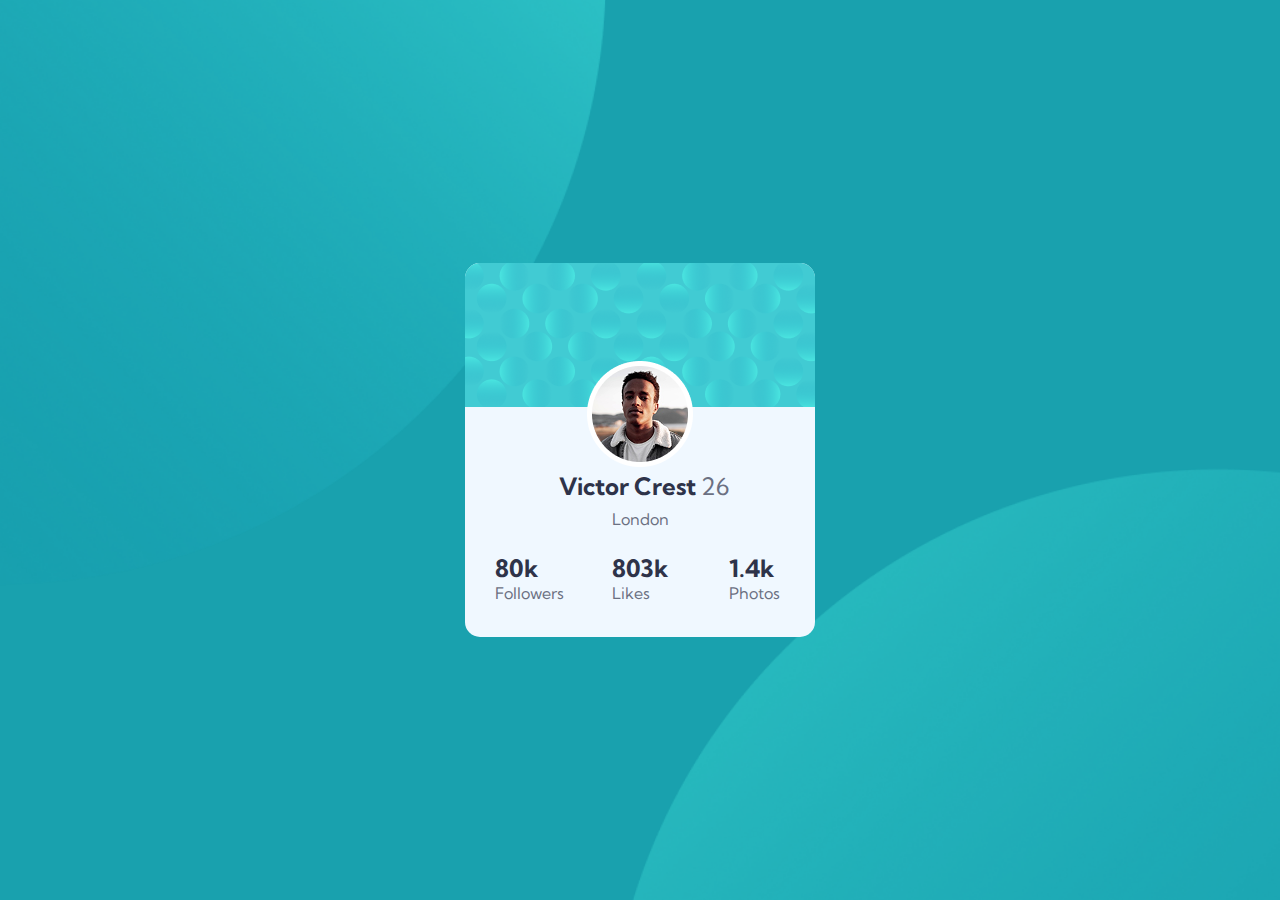
<file: index.html>
<!DOCTYPE html>
<html lang="en">
<head>
    <meta charset="UTF-8">
    <meta name="viewport" content="width=device-width, initial-scale=1.0">
    <link rel="stylesheet" href="style.css">
    <link rel="preconnect" href="https://fonts.googleapis.com">
    <link rel="preconnect" href="https://fonts.gstatic.com" crossorigin>
    <link href="https://fonts.googleapis.com/css2?family=Kumbh+Sans:wght,YOPQ@100..900,300&display=swap" rel="stylesheet">
    <title>Document</title>
</head>
<body>
    <main class="main1">
        <section>
            <div class="container">
                <img class="box-photo" src="./photo/Oval.png" alt="box-photo">
                <div class="profile-photo">
                    <img src="./photo/Oval (1).png" alt="profile-photo">
                </div>
                <div class="profile-info">
                    <h2 class="name">Victor Crest <span class="number">26</span></h2>
                    <p class="city">London</p>
                </div>
                <div class="stats">
                    <div class="stats-item">
                        <h2>80k</h2>
                        <p>Followers</p>
                    </div>
                    <div class="stats-item">
                        <h2>803k</h2>
                        <p>Likes</p>
                    </div>
                    <div class="stats-item">
                        <h2>1.4k</h2>
                        <p>Photos</p>
                    </div>
                </div>
            </div>
        </section>
    </main>
</body>
</html>
</file>
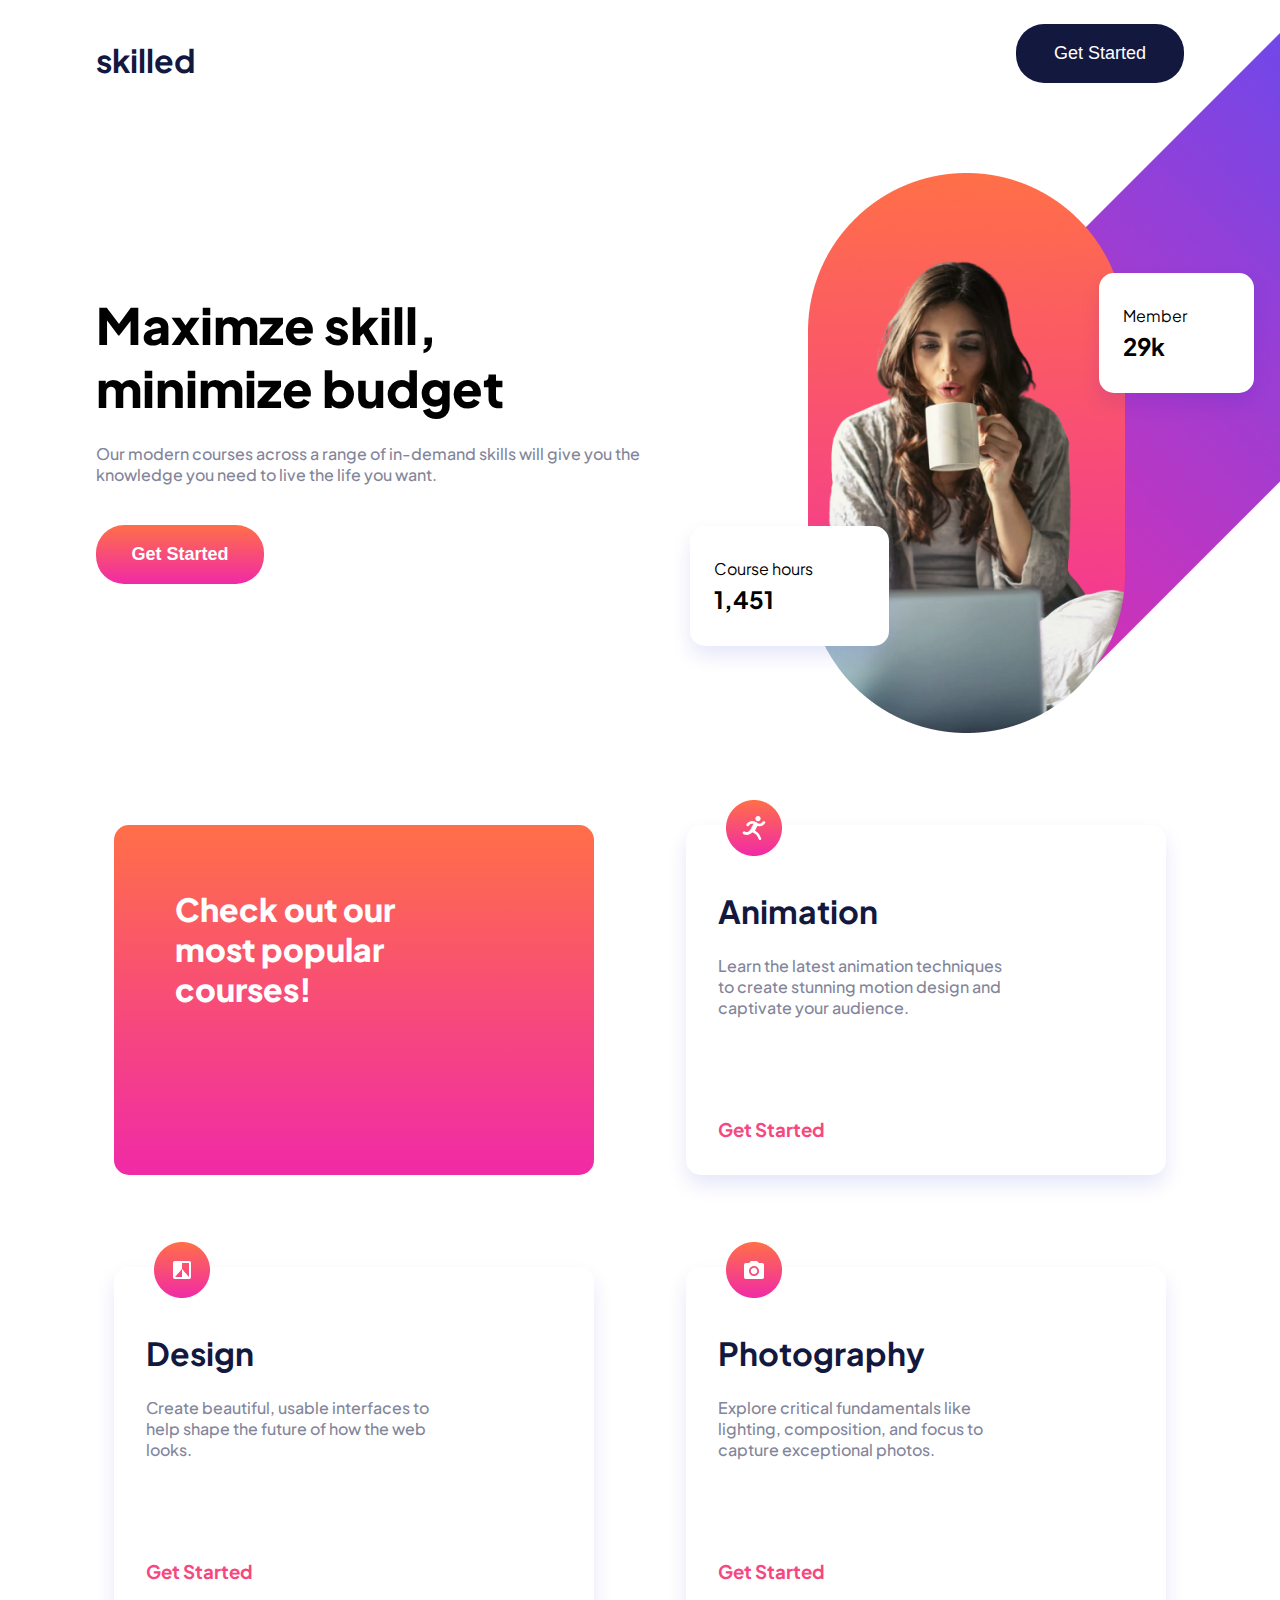
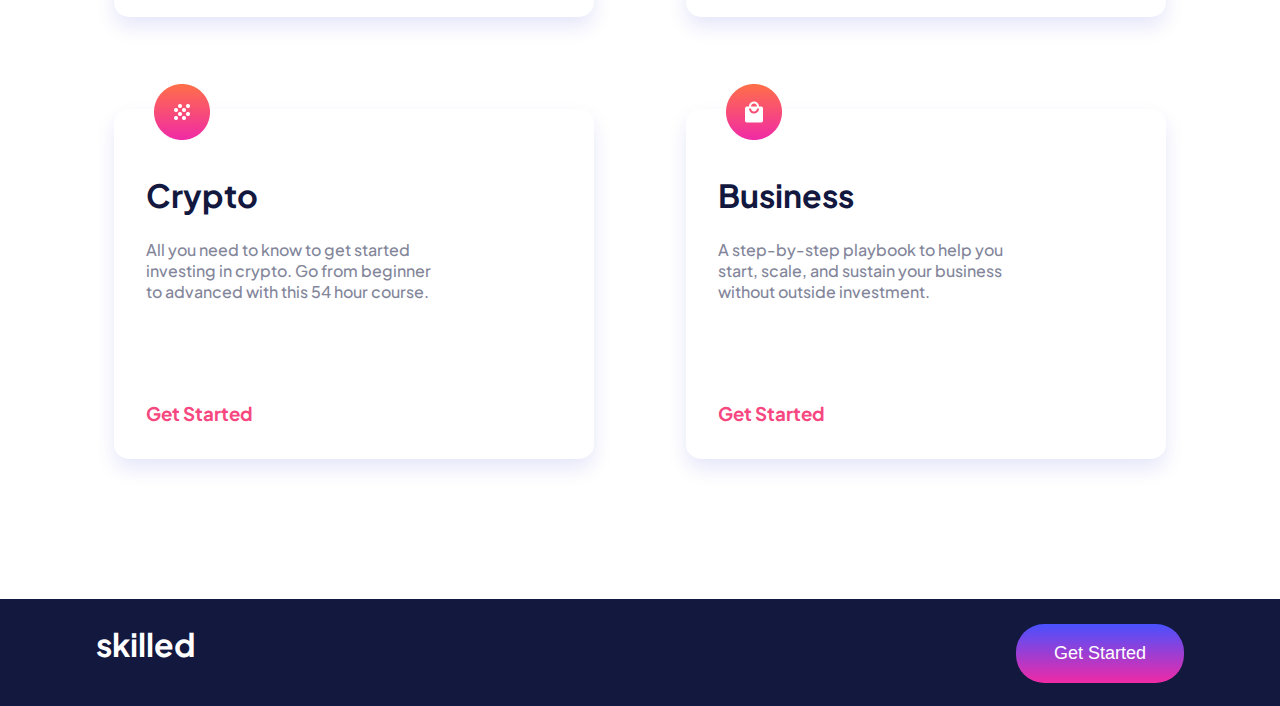
<file: Skilled cv/index.html>
<!DOCTYPE html>
<html lang="en">
<head>
    <meta charset="UTF-8">
    <meta name="viewport" content="width=device-width, initial-scale=1.0">
    <link rel="preconnect" href="https://fonts.googleapis.com">
    <link rel="preconnect" href="https://fonts.gstatic.com" crossorigin>
    <link href="https://fonts.googleapis.com/css2?family=Kumbh+Sans:wght,YOPQ@100..900,300&family=Plus+Jakarta+Sans:ital,wght@0,200..800;1,200..800&display=swap" rel="stylesheet">
    <link rel="stylesheet" href="style.css">
    <title>Skilled CV</title>
</head>
<body>
    <header>
        <nav class="container">
            <div class="header-span">
                <h1 class="headclick-1">skilled</h1>
                <button class="headclick-2">Get Started</button>
            </div>
        </nav>
    </header>
    <main>
        <section>
            <div class="container">
                <div class="main-text">
                    <div class="title">
                        <h1 class="title-1">Maximze skill,<br>minimize budget<br></h1>
                        <p class="main-title">Our modern courses across a range of in-demand skills will 
                        give you the knowledge you need to live the life you want.
                        </p>
                        <button class="headclick-3"><p class="click-size">Get Started<p></button>
                    </div>

                    <div class="photo-wrapper">
                        <img class="head-photo" src="./Photo/image-removebg-preview(509).png" alt="head photo">
                        <div class="course-card">
                            <p>Course hours</p>
                            <h2>1,451</h2>
                        </div>
                        <div class="course-card1">
                            <p>Member</p>
                            <h2>29k</h2>
                        </div>
                        <div>
                            <img class="rectangle" src="./Photo/Rectangle.png" alt="Rectangle">
                        </div>
                    </div>
                </div>
            </div>
        </section>

        <section>
            <div class="container">
                <div class="list">
                    <div class="information-box">
                        <h1 class="first-title">Check out our most popular courses!</h1>
                    </div>
                    <div class="information-box1">
                        <img class="icon"  src="./Photo/Run.png" alt="icon">
                        <div class="boxtitle-size">
                            <h1 class="second-title">Animation</h1>
                            <p class="main-title">Learn the latest animation techniques to create stunning motion design and captivate your audience.</p>
                            <h3 class="clicker">Get Started</h3>
                        </div>
                    </div>
                    <div class="information-box1">
                        <img class="icon"  src="./Photo/box.png" alt="icon">
                        <div class="boxtitle-size">
                            <h1 class="second-title">Design</h1>
                            <p class="main-title">Create beautiful, usable interfaces to help shape the future of how the web looks.</p>
                            <h3 class="clicker">Get Started</h3>
                        </div>
                    </div>
                    <div class="information-box1">
                        <img class="icon"  src="./Photo/cam.png" alt="icon">
                        <div class="boxtitle-size">
                            <h1 class="second-title">Photography</h1>
                            <p class="main-title">Explore critical fundamentals like lighting, composition, and focus to capture exceptional photos.</p>
                            <h3 class="clicker">Get Started</h3>
                        </div>
                    </div>
                    <div class="information-box1">
                        <img class="icon"  src="./Photo/dot.png" alt="icon">
                        <div class="boxtitle-size">
                            <h1 class="second-title">Crypto</h1>
                            <p class="main-title">All you need to know to get started investing in crypto. Go from beginner to advanced with this 54 hour course.</p>
                            <h3 class="clicker">Get Started</h3>
                        </div>
                    </div>
                    <div class="information-box1">
                        <img class="icon"  src="./Photo/bag.png" alt="icon">
                        <div class="boxtitle-size">
                            <h1 class="second-title">Business</h1>
                            <p class="main-title">A step-by-step playbook to help you start, scale, and sustain your business without outside investment.</p>
                            <h3 class="clicker">Get Started</h3>
                        </div>
                    </div>
                </div>
            </div>
        </section>
    </main>

    <footer>
        <section class="footer-end">
            <div class="container">
                <div class="bottom-list">
                    <div class="footer-span">
                        <h1 class="headclick-4">skilled</h1>
                        <button class="headclick-5">Get Started</button>
                    </div>
                </div>
            </div>
        </section>
    </footer>

</body>
</html>
</file>
<file: style.css>
*{
    margin: 0;
    padding: 0;
    box-sizing: border-box;
}

main {
    background-color: #19A1AE;
    display: flex;
    justify-content: center;
    align-items: center;
    height: 100vh;
    font-family: "Kumbh Sans";
    background-image: url(./photo/Background.png);
    background-repeat: no-repeat;
    background-size: cover;
    background-position: center;
}

.container{
    width: 350px;
    height: 374px;
    background-color: aliceblue;
    border-radius: 15px;
}

.box-photo{
    width: 350px;
    height: 144px;
}

.profile-photo{
   text-align: center;
   margin-top: -50px;
}

.profile-info{
    text-align: center;

    span{
        display: inline-block;
    }
}

.name {
    width: 104px;
    height: 23px;
    display: inline;
    color: #2E3349;
}

.number{
    font-weight: 400;
    color: #6B7082;
    width: 21px;
    height: 23px;
}

.city{
    padding-top: 8px;
    color: #6B7082;
}

.stats{
    display: flex;
    justify-content: space-around;
    margin-top: 24px;
}

.stats-item {
    width: 56px;
    height: 44px;
    h2{
        color: #2E3349;
    }
    p{
        color: #6B7082;
    }
}
</file>
<file: Skilled cv/style.css>
*{
    margin: 0;
    padding: 0;
    box-sizing: border-box;
}

body {
    background-color: #FFFFFF;
    font-family: "Plus Jakarta Sans";
    overflow-x: hidden;
}



.header-span{
    display: flex;
    justify-content: space-between;
    align-items: center;
    margin-top: 24px;
}


.headclick-1{
    width: 111px;
    height: 28px;
    color: #13183F;
}
.headclick-2{
    border-radius: 28px;
    background-color: #13183F;
    color: #FFFFFF;
    width: 168px;
    height: 59px;
    border: none;
    cursor: pointer;
    font-size: 18px;
}



.container{
    width: 85%; 
    margin: 0 auto;       
    display: flex;
    flex-direction: column;
}

.main-text{
    padding-top: 90px;
    display: flex;
    justify-content: space-between;
}

.title{
    width: 544px;
    height: 339px;
    margin-top: 10px;
}

.title-1{
    font-weight: 800;
    font-size: 50px;
    margin-top: 110px;
}


.main-title{
    margin-top: 24px;
    margin-bottom: 40px;
    font-weight: 500;
    color: #83869A;
}

.headclick-3{
    width: 168px;
    height: 59px;
    border-radius: 28px;
    border: none;
    cursor: pointer;
    background: linear-gradient(#FF6F48,#F02AA6);
    color: white;
    font-weight: 700;
    font-size: 18px;
}


.head-photo{
    width: 317px;
    height: 560px;
    margin-left: 168px;
}

.photo-wrapper {
    width: 544px;
    height: 560px;
    position: relative;
}


.course-card{
    background-color: white;
    border-radius: 15px;
    width: 199px;
    height: 120px;
    display: flex;
    justify-content: center;
    flex-direction: column;
    align-items: flex-start;
    gap: 5px;
    padding-left: 24px;
    position: absolute;
    bottom: 87px;
    left: 50px;
    box-shadow: 0 10px 20px rgba(13, 16, 197, 0.1);
}

.course-card1{
    background-color: white;
    border-radius: 15px;
    width: 155px;
    height: 120px;
    display: flex;
    justify-content: center;
    flex-direction: column;
    align-items: flex-start;
    gap: 5px;
    padding-left: 24px;
    position: absolute;
    top: 100px;
    box-shadow: 0 10px 20px rgba(13, 16, 197, 0.1);
    right: -70px;
}

.rectangle{
    position: absolute;
    bottom: 2px;
    right: -160px;
    z-index:  -1;
}



.information-box{
    background: linear-gradient(#FF6F48,#F02AA6);
    width: 480px;
    height: 350px;
    border-radius: 15px;
    margin-top: 92px;
    display: flex;
    justify-content: center;
}

.information-box1{
    background-color: #FFFFFF;
    box-shadow: 0 10px 20px rgba(13, 16, 197, 0.1);
    width: 480px;
    height: 350px;
    border-radius: 15px;
    margin-top: 92px;
    display: flex;
    justify-content: center;
    flex-direction: column;
    position: relative;
}


.boxtitle-size{
    width: 288px;
    height: 218px;
    margin-left: 32px;
}

.list{
    display: flex;
    flex-wrap: wrap;
    column-gap: 56px;
    justify-content: space-around;
}

.first-title{
    color: white;
    font-weight: 800;
    width: 288px;
    height: 144px;
    margin-top: 64px;
    margin-right: 70px;
}

.second-title{
    color: #13183F;
}


.clicker{
    margin-top: 100px;
    color: #F74780;
}


.icon{
    width: 56px;
    height: 56px;
    position: absolute;
    top: -25px;
    left: 40px;
}


.footer-end{
    background-color: #13183F;
    margin-top: 140px;
}

.bottom-list{
    width: 100%;
    height: 107px;
    padding-top: 25px;
}


.footer-span{
    display: flex;
    justify-content: space-between;
}

.headclick-4{
    color: #FFFFFF;
}

.headclick-5{
    border-radius: 28px;
    background: linear-gradient(180deg, #4851FF 0%, #F02AA6 100%);
    color: #FFFFFF;
    width: 168px;
    height: 59px;
    border: none;
    cursor: pointer;
    font-size: 18px;
}
</file>
